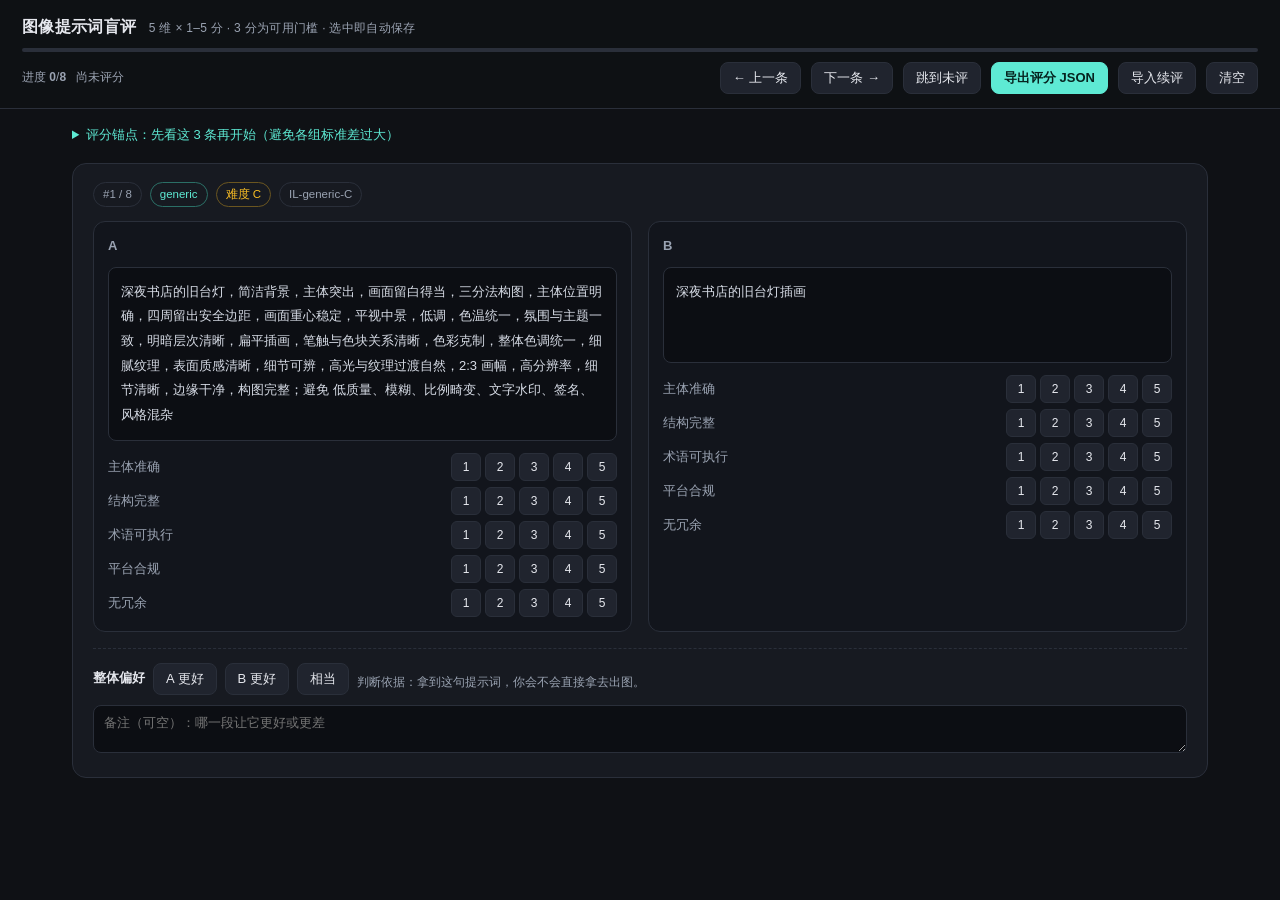
<file: docs/image-prompt/eval/blind-review-round2.html>
<!doctype html>
<html lang="zh-CN"><head><meta charset="utf-8">
<meta name="viewport" content="width=device-width,initial-scale=1">
<title>图像提示词盲评</title>
<style>
:root{--bg:#0f1115;--card:#171a21;--line:#2a2f3a;--text:#e6e8ee;--dim:#9aa3b2;
--accent:#5eead4;--accent2:#818cf8;--warn:#fbbf24;--ok:#34d399}
*{box-sizing:border-box}
body{margin:0;background:var(--bg);color:var(--text);
font:14px/1.6 -apple-system,BlinkMacSystemFont,"Segoe UI","PingFang SC","Microsoft YaHei",sans-serif}
header{position:sticky;top:0;z-index:9;background:rgba(15,17,21,.94);
backdrop-filter:blur(8px);border-bottom:1px solid var(--line);padding:14px 22px}
h1{font-size:16px;margin:0 0 8px;font-weight:600;letter-spacing:.3px}
h1 span{color:var(--dim);font-weight:400;font-size:12px;margin-left:8px}
.bar{height:4px;background:var(--line);border-radius:2px;overflow:hidden}
.bar>i{display:block;height:100%;width:0;background:linear-gradient(90deg,var(--accent),var(--accent2));
transition:width .2s}
.row{display:flex;gap:10px;align-items:center;flex-wrap:wrap;margin-top:10px}
button{background:#20242e;color:var(--text);border:1px solid var(--line);border-radius:8px;
padding:6px 12px;font-size:13px;cursor:pointer;transition:.15s}
button:hover{border-color:var(--accent);color:var(--accent)}
button.primary{background:var(--accent);color:#06231f;border-color:var(--accent);font-weight:600}
.meta{color:var(--dim);font-size:12px}
main{max-width:1180px;margin:0 auto;padding:18px 22px 80px}
details.anchor{max-width:1180px;margin:16px auto 0;padding:0 22px}
details.anchor summary{cursor:pointer;color:var(--accent);font-size:13px}
.anchor-body{display:grid;gap:10px;margin-top:10px}
.anchor-item{background:var(--card);border:1px solid var(--line);border-left:3px solid var(--accent2);
border-radius:8px;padding:10px 14px;font-size:12.5px;color:var(--dim)}
.anchor-item b{color:var(--text);display:block;margin-bottom:4px;font-size:13px}
.anchor-item code{color:#cbd5e1;font-size:12px;line-height:1.7}
.case{background:var(--card);border:1px solid var(--line);border-radius:14px;padding:18px 20px}
.case-head{display:flex;gap:8px;align-items:center;margin-bottom:14px;flex-wrap:wrap}
.chip{font-size:11.5px;padding:2px 9px;border-radius:999px;border:1px solid var(--line);color:var(--dim)}
.chip.p{color:var(--accent);border-color:#2b6f66}
.chip.t{color:var(--warn);border-color:#6b5620}
.grid{display:grid;grid-template-columns:1fr 1fr;gap:16px}
@media(max-width:820px){.grid{grid-template-columns:1fr}}
.pane{border:1px solid var(--line);border-radius:12px;padding:14px;background:#12151c}
.pane h3{margin:0 0 10px;font-size:13px;color:var(--dim);font-weight:600;letter-spacing:.5px}
.text{background:#0c0e13;border:1px solid var(--line);border-radius:8px;padding:12px;
font-size:13px;line-height:1.9;color:#d7dce6;white-space:pre-wrap;word-break:break-word;min-height:96px}
.dims{margin-top:12px;display:grid;gap:6px}
.dim{display:flex;align-items:center;justify-content:space-between;gap:8px}
.dim span{font-size:12.5px;color:var(--dim)}
.sc{display:flex;gap:4px}
.sc button{width:30px;height:28px;padding:0;font-size:12px;border-radius:6px}
.sc button.on{background:var(--accent);color:#06231f;border-color:var(--accent);font-weight:700}
.pref{margin-top:16px;display:flex;gap:8px;align-items:center;flex-wrap:wrap;
border-top:1px dashed var(--line);padding-top:14px}
.pref b{font-size:13px;font-weight:600}
.pref button.on{background:var(--accent2);color:#0b0f2a;border-color:var(--accent2);font-weight:700}
textarea{width:100%;margin-top:10px;background:#0c0e13;border:1px solid var(--line);
border-radius:8px;color:var(--text);padding:8px 10px;font:13px/1.6 inherit;resize:vertical;min-height:38px}
.hint{color:var(--dim);font-size:12px;margin-top:8px}
.done-flag{color:var(--ok);font-size:12px}
</style></head><body>
<header>
  <h1>图像提示词盲评 <span>5 维 × 1–5 分 · 3 分为可用门槛 · 选中即自动保存</span></h1>
  <div class="bar"><i id="bar"></i></div>
  <div class="row">
    <span class="meta">进度 <b id="done">0</b>/<b id="total">0</b></span>
    <span class="meta" id="live"></span>
    <span style="flex:1"></span>
    <button id="prev">← 上一条</button>
    <button id="next">下一条 →</button>
    <button id="jump">跳到未评</button>
    <button id="export" class="primary">导出评分 JSON</button>
    <label><button id="importBtn">导入续评</button>
      <input type="file" id="import" accept="application/json" hidden></label>
    <button id="reset">清空</button>
  </div>
</header>
<details class="anchor"><summary>评分锚点：先看这 3 条再开始（避免各组标准差过大）</summary>
  <div class="anchor-body" id="anchors"></div>
</details>
<main><section class="case" id="case"></section></main>
<script>
const DATA = {"seed": 20261116, "dims": ["主体准确", "结构完整", "术语可执行", "平台合规", "无冗余"], "scale": "1–5 分，3 分为可用门槛", "items": [{"id": "IL-generic-C", "scene": "IL", "platform": "generic", "tier": "C", "A": "深夜书店的旧台灯，简洁背景，主体突出，画面留白得当，三分法构图，主体位置明确，四周留出安全边距，画面重心稳定，平视中景，低调，色温统一，氛围与主题一致，明暗层次清晰，扁平插画，笔触与色块关系清晰，色彩克制，整体色调统一，细腻纹理，表面质感清晰，细节可辨，高光与纹理过渡自然，2:3 画幅，高分辨率，细节清晰，边缘干净，构图完整；避免 低质量、模糊、比例畸变、文字水印、签名、风格混杂", "B": "深夜书店的旧台灯插画", "source": {"A": "system", "B": "raw"}, "preference": null}, {"id": "IL-flux-B", "scene": "IL", "platform": "flux", "tier": "B", "A": "想要那种清爽的插画，主体是屋顶看星星的猫", "B": "屋顶看星星的猫，简洁背景，主体突出，画面留白得当，三分法构图，主体位置明确，四周留出安全边距，画面重心稳定，平视中景，自然光，色温统一，氛围与主题一致，明暗层次清晰，扁平插画，笔触与色块关系清晰，色彩克制，整体色调统一，细腻纹理，表面质感清晰，细节可辨，高光与纹理过渡自然，2:3 画幅，高分辨率，细节清晰，边缘干净，构图完整; avoid 低质量, 模糊, 比例畸变, 文字水印, 多余肢体, 面部崩坏, 扭曲手部, 签名, 风格混杂", "source": {"A": "raw", "B": "system"}, "preference": null}, {"id": "IL-sdxl-A", "scene": "IL", "platform": "sdxl", "tier": "A", "A": "帮我做一张屋顶看星星的猫的插画", "B": "屋顶看星星的猫，简洁背景，主体突出，画面留白得当，三分法构图，主体位置明确，四周留出安全边距，画面重心稳定，平视中景，柔光，色温统一，氛围与主题一致，明暗层次清晰，扁平插画，笔触与色块关系清晰，色彩克制，整体色调统一，细腻纹理，表面质感清晰，细节可辨，高光与纹理过渡自然，2:3 画幅，高分辨率，细节清晰，边缘干净，构图完整\n\nnegative: 低质量, 模糊, 比例畸变, 文字水印, 多余肢体, 面部崩坏, 扭曲手部, 签名, 风格混杂", "source": {"A": "raw", "B": "system"}, "preference": null}, {"id": "AV-generic-B", "scene": "AV", "platform": "generic", "tier": "B", "A": "想要那种燃一点的头像，主体是扎马尾的插画师", "B": "扎马尾的插画师，浅灰纯色背景，背景干净无渐变噪声，中心构图，主体居中，边缘干净，四周不切边，平视近景，硬光，光线方向明确，阴影有层次，高光不溢出、暗部保留细节，扁平插画，笔触与色块关系清晰，色彩克制，整体色调统一，1:1 画幅，高分辨率，细节清晰，边缘干净，构图完整；避免 低质量、模糊、比例畸变、文字水印、多余肢体、面部崩坏、扭曲手部", "source": {"A": "raw", "B": "system"}, "preference": null}, {"id": "AV-mj-C", "scene": "AV", "platform": "mj", "tier": "C", "A": "戴耳机的年轻程序员头像", "B": "戴耳机的年轻程序员，浅灰纯色背景，背景干净无渐变噪声，中心构图，主体居中，边缘干净，四周不切边，平视近景，蝴蝶光，光线方向明确，阴影有层次，高光不溢出、暗部保留细节，扁平插画，笔触与色块关系清晰，色彩克制，整体色调统一，1:1 画幅，高分辨率，细节清晰，边缘干净，构图完整 --ar 1:1 --v 6 --style raw --no 低质量, 模糊, 比例畸变, 文字水印, 多余肢体, 面部崩坏, 扭曲手部", "source": {"A": "raw", "B": "system"}, "preference": null}, {"id": "AV-flux-A", "scene": "AV", "platform": "flux", "tier": "A", "A": "虚拟主播形象，浅灰纯色背景，背景干净无渐变噪声，中心构图，主体居中，边缘干净，四周不切边，平视近景，蝴蝶光，光线方向明确，阴影有层次，高光不溢出、暗部保留细节，扁平插画，笔触与色块关系清晰，色彩克制，整体色调统一，1:1 画幅，高分辨率，细节清晰，边缘干净，构图完整; avoid 低质量, 模糊, 比例畸变, 文字水印, 多余肢体, 面部崩坏, 扭曲手部", "B": "帮我做一张虚拟主播形象的头像", "source": {"A": "system", "B": "raw"}, "preference": null}, {"id": "AV-flux-E", "scene": "AV", "platform": "flux", "tier": "E", "A": "做一张头像，浅灰纯色背景，背景干净无渐变噪声，中心构图，主体居中，边缘干净，四周不切边，平视近景，蝴蝶光，光线方向明确，阴影有层次，高光不溢出、暗部保留细节，赛博朋克，质感真实，色彩克制，整体色调统一，1:1 画幅，高分辨率，细节清晰，边缘干净，构图完整; avoid 低质量, 模糊, 比例畸变, 文字水印, 多余肢体, 面部崩坏, 扭曲手部", "B": "做一张头像，戴耳机的年轻程序员，赛博朋克风格，又要有水墨的留白，但不要出现文字和水印", "source": {"A": "system", "B": "raw"}, "preference": null}, {"id": "AV-sdxl-D", "scene": "AV", "platform": "sdxl", "tier": "D", "A": "戴耳机的年轻程序员，浅灰纯色背景，背景干净无渐变噪声，中心构图，主体居中，边缘干净，四周不切边，平视近景，体积光，光线方向明确，阴影有层次，高光不溢出、暗部保留细节，扁平插画，笔触与色块关系清晰，色彩克制，整体色调统一，1:1 画幅，高分辨率，细节清晰，边缘干净，构图完整\n\nnegative: 低质量, 模糊, 比例畸变, 文字水印, 多余肢体, 面部崩坏, 扭曲手部", "B": "做一张头像，画面是戴耳机的年轻程序员，浅景深背景虚化，体积光与雾气，留出文案区，整体要治愈", "source": {"A": "system", "B": "raw"}, "preference": null}], "subset": 8};
const ANCHORS = [["MK-01 · 4 分样板", "海边露天咖啡店，木质桌椅与遮阳伞，午后沙滩与浅蓝海面，右侧留出文案区，三分法构图，平视中景，黄金时刻暖阳与柔和侧逆光，生活方式商业摄影，原木与亚麻材质，玻璃杯水珠细节，16:9 横版，高分辨率，细节清晰；避免低质量、模糊、文字水印、logo、比例畸变、杂乱背景、主体裁切", "八段齐全、留白明确，没有废话；扣分点在「生活方式商业摄影」略虚。"], ["EC-02 · 3 分样板", "一副白色无线耳机与充电盒，悬浮在半空，浅灰渐变背景，中心构图，平视近景，冷调柔光加轻微投影，极简科技产品摄影，哑光塑料与金属触点，细腻磨砂纹理，1:1 方形，高分辨率，干净背景；避免低质量、模糊、文字、水印、logo、杂乱背景、比例畸变", "维度够用但不惊艳，中规中矩——可用门槛的样子。"], ["CD-07 · 5 分样板", "1990 年代中国小城老街的夏日傍晚，一位刚下班的年轻人骑自行车穿过街道，两侧低矮店铺与梧桐树，远处工厂烟囱，斜阳形成长影，三分法构图，平视远景，暖色黄昏侧逆光，复古纪实电影感，褪色胶片色彩与墙面斑驳，保留清晰细节，21:9 宽幅，高分辨率；避免低质量、模糊、文字、水印、logo、比例畸变、现代建筑、过曝、风格混杂", "长需求被压成场景 + 人物 + 光线 + 年代质感；用「保留清晰细节」抵消「老照片发糊」。"]];
const KEY = 'image-blind-' + DATA.seed;
let state = {};
try { state = JSON.parse(localStorage.getItem(KEY) || '{}'); } catch (e) { state = {}; }
let idx = 0;

document.getElementById('anchors').innerHTML = ANCHORS.map(a =>
  `<div class="anchor-item"><b>${a[0]}</b><code>${a[1]}</code><div style="margin-top:6px">${a[2]}</div></div>`
).join('');
document.getElementById('total').textContent = DATA.items.length;

function blank() { const o = {}; DATA.dims.forEach(d => o[d] = 0); return o; }
function get(id) {
  if (!state[id]) state[id] = { A: blank(), B: blank(), preference: '', note: '' };
  return state[id];
}
function save() { localStorage.setItem(KEY, JSON.stringify(state)); }

function isDone(item) {
  const s = get(item.id);
  return DATA.dims.every(d => s.A[d] && s.B[d]) && !!s.preference;
}

function scoreButtons(side, dim, current) {
  let html = '<div class="sc">';
  for (let n = 1; n <= 5; n++) {
    html += `<button class="${current === n ? 'on' : ''}" data-side="${side}" data-dim="${dim}" data-v="${n}">${n}</button>`;
  }
  return html + '</div>';
}

function render() {
  const item = DATA.items[idx];
  const s = get(item.id);
  const dims = DATA.dims.map(d =>
    `<div class="dim"><span>${d}</span>${scoreButtons('A', d, s.A[d])}</div>`).join('');
  const dimsB = DATA.dims.map(d =>
    `<div class="dim"><span>${d}</span>${scoreButtons('B', d, s.B[d])}</div>`).join('');
  const pref = ['A', 'B', 'tie'].map(p => {
    const label = p === 'tie' ? '相当' : (p + ' 更好');
    return `<button class="${s.preference === p ? 'on' : ''}" data-pref="${p}">${label}</button>`;
  }).join('');
  document.getElementById('case').innerHTML = `
    <div class="case-head">
      <span class="chip">#${idx + 1} / ${DATA.items.length}</span>
      <span class="chip p">${item.platform}</span>
      <span class="chip t">难度 ${item.tier}</span>
      <span class="chip">${item.id}</span>
      ${isDone(item) ? '<span class="done-flag">已评</span>' : ''}
    </div>
    <div class="grid">
      <div class="pane"><h3>A</h3><div class="text">${item.A}</div><div class="dims">${dims}</div></div>
      <div class="pane"><h3>B</h3><div class="text">${item.B}</div><div class="dims">${dimsB}</div></div>
    </div>
    <div class="pref"><b>整体偏好</b>${pref}
      <span class="hint">判断依据：拿到这句提示词，你会不会直接拿去出图。</span></div>
    <textarea id="note" placeholder="备注（可空）：哪一段让它更好或更差">${s.note || ''}</textarea>`;
  document.getElementById('case').querySelectorAll('.sc button').forEach(b => {
    b.onclick = () => {
      get(item.id)[b.dataset.side][b.dataset.dim] = Number(b.dataset.v);
      save(); render();
    };
  });
  document.getElementById('case').querySelectorAll('[data-pref]').forEach(b => {
    b.onclick = () => { get(item.id).preference = b.dataset.pref; save(); render(); };
  });
  document.getElementById('note').oninput = (e) => { get(item.id).note = e.target.value; save(); };
  updateStats();
}

function updateStats() {
  const done = DATA.items.filter(isDone).length;
  document.getElementById('done').textContent = done;
  document.getElementById('bar').style.width = (done / DATA.items.length * 100) + '%';
  const side = (name) => {
    const vals = [];
    DATA.items.forEach(item => {
      const s = get(item.id);
      DATA.dims.forEach(d => { if (s[name][d]) vals.push(s[name][d]); });
    });
    return vals.length ? (vals.reduce((a, b) => a + b, 0) / vals.length) : 0;
  };
  const a = side('A'), b = side('B');
  document.getElementById('live').textContent = done
    ? `A 均分 ${a.toFixed(2)} · B 均分 ${b.toFixed(2)}` : '尚未评分';
}

document.getElementById('prev').onclick = () => { idx = (idx - 1 + DATA.items.length) % DATA.items.length; render(); };
document.getElementById('next').onclick = () => { idx = (idx + 1) % DATA.items.length; render(); };
document.getElementById('jump').onclick = () => {
  const found = DATA.items.findIndex(i => !isDone(i));
  if (found >= 0) { idx = found; render(); } else { alert('全部评完了，记得导出 JSON'); }
};
document.getElementById('reset').onclick = () => {
  if (confirm('清空本机全部评分？此操作不可撤销。')) { state = {}; save(); render(); }
};
document.getElementById('export').onclick = () => {
  const payload = { seed: DATA.seed, dims: DATA.dims,
    reviewer: prompt('留个名字或代号（可空）') || '',
    finished: new Date().toISOString(),
    items: DATA.items.map(item => {
      const s = get(item.id);
      return { id: item.id, platform: item.platform, tier: item.tier,
               A: item.A, B: item.B, scores: { A: s.A, B: s.B },
               preference: s.preference, note: s.note || '', source: item.source };
    }) };
  const blob = new Blob([JSON.stringify(payload, null, 2)], { type: 'application/json' });
  const a = document.createElement('a');
  a.href = URL.createObjectURL(blob);
  a.download = 'blind-scores.json';
  a.click(); URL.revokeObjectURL(a.href);
};
document.getElementById('importBtn').onclick = () => document.getElementById('import').click();
document.getElementById('import').onchange = (e) => {
  const file = e.target.files[0];
  if (!file) return;
  const reader = new FileReader();
  reader.onload = () => {
    try {
      const data = JSON.parse(reader.result);
      data.items.forEach(it => {
        const scores = it.scores || { A: it.A, B: it.B };
        state[it.id] = { A: scores.A, B: scores.B, preference: it.preference, note: it.note };
      });
      save(); render(); alert('已导入 ' + data.items.length + ' 条');
    } catch (err) { alert('导入失败：' + err.message); }
  };
  reader.readAsText(file);
};
document.addEventListener('keydown', (e) => {
  if (e.target.tagName === 'TEXTAREA') return;
  if (e.key === 'ArrowLeft') document.getElementById('prev').click();
  if (e.key === 'ArrowRight') document.getElementById('next').click();
});
render();
</script></body></html>
</file>
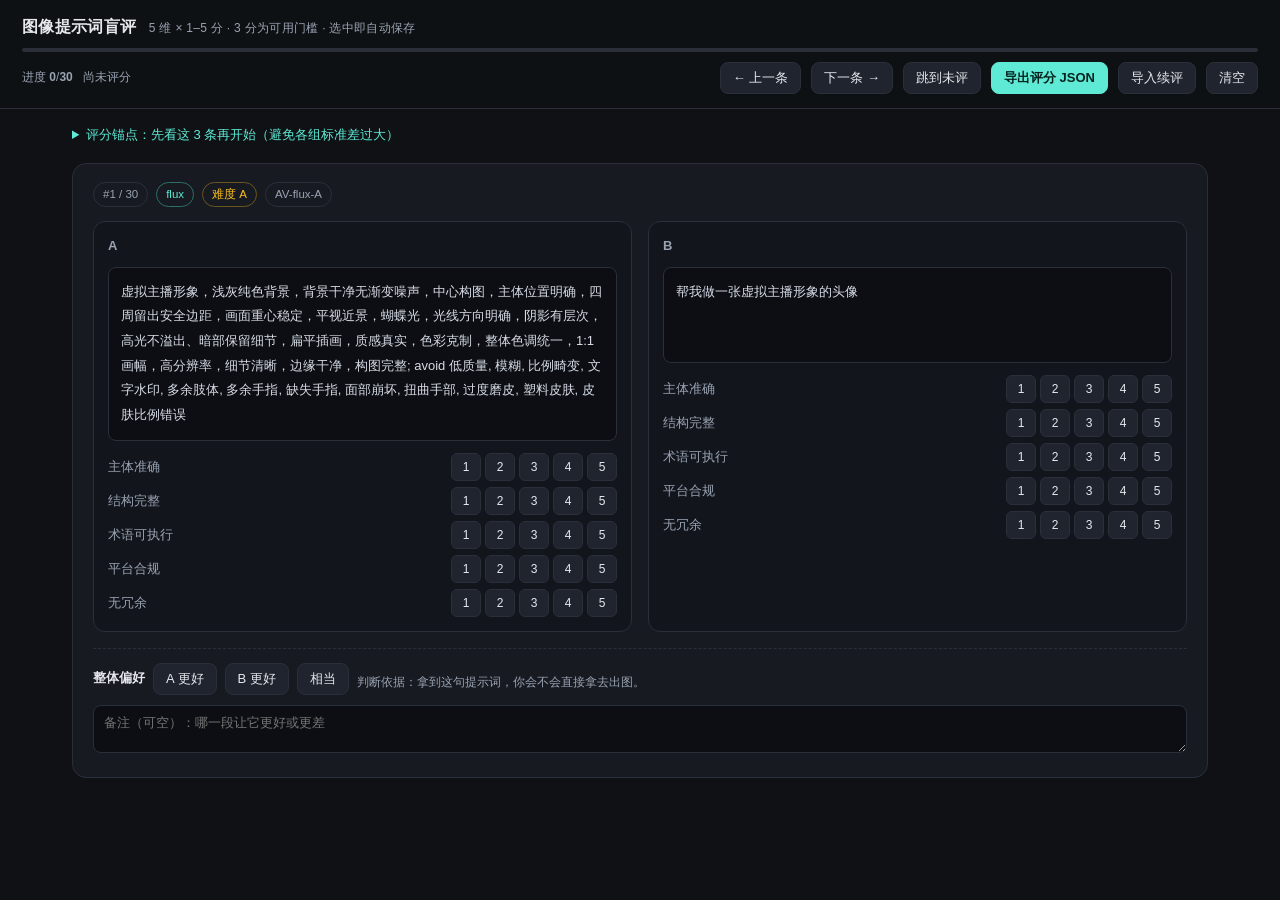
<file: docs/image-prompt/eval/blind-review.html>
<!doctype html>
<html lang="zh-CN"><head><meta charset="utf-8">
<meta name="viewport" content="width=device-width,initial-scale=1">
<title>图像提示词盲评</title>
<style>
:root{--bg:#0f1115;--card:#171a21;--line:#2a2f3a;--text:#e6e8ee;--dim:#9aa3b2;
--accent:#5eead4;--accent2:#818cf8;--warn:#fbbf24;--ok:#34d399}
*{box-sizing:border-box}
body{margin:0;background:var(--bg);color:var(--text);
font:14px/1.6 -apple-system,BlinkMacSystemFont,"Segoe UI","PingFang SC","Microsoft YaHei",sans-serif}
header{position:sticky;top:0;z-index:9;background:rgba(15,17,21,.94);
backdrop-filter:blur(8px);border-bottom:1px solid var(--line);padding:14px 22px}
h1{font-size:16px;margin:0 0 8px;font-weight:600;letter-spacing:.3px}
h1 span{color:var(--dim);font-weight:400;font-size:12px;margin-left:8px}
.bar{height:4px;background:var(--line);border-radius:2px;overflow:hidden}
.bar>i{display:block;height:100%;width:0;background:linear-gradient(90deg,var(--accent),var(--accent2));
transition:width .2s}
.row{display:flex;gap:10px;align-items:center;flex-wrap:wrap;margin-top:10px}
button{background:#20242e;color:var(--text);border:1px solid var(--line);border-radius:8px;
padding:6px 12px;font-size:13px;cursor:pointer;transition:.15s}
button:hover{border-color:var(--accent);color:var(--accent)}
button.primary{background:var(--accent);color:#06231f;border-color:var(--accent);font-weight:600}
.meta{color:var(--dim);font-size:12px}
main{max-width:1180px;margin:0 auto;padding:18px 22px 80px}
details.anchor{max-width:1180px;margin:16px auto 0;padding:0 22px}
details.anchor summary{cursor:pointer;color:var(--accent);font-size:13px}
.anchor-body{display:grid;gap:10px;margin-top:10px}
.anchor-item{background:var(--card);border:1px solid var(--line);border-left:3px solid var(--accent2);
border-radius:8px;padding:10px 14px;font-size:12.5px;color:var(--dim)}
.anchor-item b{color:var(--text);display:block;margin-bottom:4px;font-size:13px}
.anchor-item code{color:#cbd5e1;font-size:12px;line-height:1.7}
.case{background:var(--card);border:1px solid var(--line);border-radius:14px;padding:18px 20px}
.case-head{display:flex;gap:8px;align-items:center;margin-bottom:14px;flex-wrap:wrap}
.chip{font-size:11.5px;padding:2px 9px;border-radius:999px;border:1px solid var(--line);color:var(--dim)}
.chip.p{color:var(--accent);border-color:#2b6f66}
.chip.t{color:var(--warn);border-color:#6b5620}
.grid{display:grid;grid-template-columns:1fr 1fr;gap:16px}
@media(max-width:820px){.grid{grid-template-columns:1fr}}
.pane{border:1px solid var(--line);border-radius:12px;padding:14px;background:#12151c}
.pane h3{margin:0 0 10px;font-size:13px;color:var(--dim);font-weight:600;letter-spacing:.5px}
.text{background:#0c0e13;border:1px solid var(--line);border-radius:8px;padding:12px;
font-size:13px;line-height:1.9;color:#d7dce6;white-space:pre-wrap;word-break:break-word;min-height:96px}
.dims{margin-top:12px;display:grid;gap:6px}
.dim{display:flex;align-items:center;justify-content:space-between;gap:8px}
.dim span{font-size:12.5px;color:var(--dim)}
.sc{display:flex;gap:4px}
.sc button{width:30px;height:28px;padding:0;font-size:12px;border-radius:6px}
.sc button.on{background:var(--accent);color:#06231f;border-color:var(--accent);font-weight:700}
.pref{margin-top:16px;display:flex;gap:8px;align-items:center;flex-wrap:wrap;
border-top:1px dashed var(--line);padding-top:14px}
.pref b{font-size:13px;font-weight:600}
.pref button.on{background:var(--accent2);color:#0b0f2a;border-color:var(--accent2);font-weight:700}
textarea{width:100%;margin-top:10px;background:#0c0e13;border:1px solid var(--line);
border-radius:8px;color:var(--text);padding:8px 10px;font:13px/1.6 inherit;resize:vertical;min-height:38px}
.hint{color:var(--dim);font-size:12px;margin-top:8px}
.done-flag{color:var(--ok);font-size:12px}
</style></head><body>
<header>
  <h1>图像提示词盲评 <span>5 维 × 1–5 分 · 3 分为可用门槛 · 选中即自动保存</span></h1>
  <div class="bar"><i id="bar"></i></div>
  <div class="row">
    <span class="meta">进度 <b id="done">0</b>/<b id="total">0</b></span>
    <span class="meta" id="live"></span>
    <span style="flex:1"></span>
    <button id="prev">← 上一条</button>
    <button id="next">下一条 →</button>
    <button id="jump">跳到未评</button>
    <button id="export" class="primary">导出评分 JSON</button>
    <label><button id="importBtn">导入续评</button>
      <input type="file" id="import" accept="application/json" hidden></label>
    <button id="reset">清空</button>
  </div>
</header>
<details class="anchor"><summary>评分锚点：先看这 3 条再开始（避免各组标准差过大）</summary>
  <div class="anchor-body" id="anchors"></div>
</details>
<main><section class="case" id="case"></section></main>
<script>
const DATA = {"seed": 20261116, "dims": ["主体准确", "结构完整", "术语可执行", "平台合规", "无冗余"], "scale": "1–5 分，3 分为可用门槛", "items": [{"id": "AV-flux-A", "scene": "AV", "platform": "flux", "tier": "A", "A": "虚拟主播形象，浅灰纯色背景，背景干净无渐变噪声，中心构图，主体位置明确，四周留出安全边距，画面重心稳定，平视近景，蝴蝶光，光线方向明确，阴影有层次，高光不溢出、暗部保留细节，扁平插画，质感真实，色彩克制，整体色调统一，1:1 画幅，高分辨率，细节清晰，边缘干净，构图完整; avoid 低质量, 模糊, 比例畸变, 文字水印, 多余肢体, 多余手指, 缺失手指, 面部崩坏, 扭曲手部, 过度磨皮, 塑料皮肤, 皮肤比例错误", "B": "帮我做一张虚拟主播形象的头像", "source": {"A": "system", "B": "raw"}, "preference": null}, {"id": "AV-generic-B", "scene": "AV", "platform": "generic", "tier": "B", "A": "想要那种燃一点的头像，主体是扎马尾的插画师", "B": "扎马尾的插画师，浅灰纯色背景，背景干净无渐变噪声，中心构图，主体位置明确，四周留出安全边距，画面重心稳定，平视近景，硬光，光线方向明确，阴影有层次，高光不溢出、暗部保留细节，扁平插画，质感真实，色彩克制，整体色调统一，1:1 画幅，高分辨率，细节清晰，边缘干净，构图完整；避免 低质量、模糊、比例畸变、文字水印、多余肢体、多余手指、缺失手指、面部崩坏、扭曲手部、过度磨皮、塑料皮肤、皮肤比例错误", "source": {"A": "raw", "B": "system"}, "preference": null}, {"id": "AV-mj-C", "scene": "AV", "platform": "mj", "tier": "C", "A": "戴耳机的年轻程序员头像", "B": "戴耳机的年轻程序员，浅灰纯色背景，背景干净无渐变噪声，中心构图，主体位置明确，四周留出安全边距，画面重心稳定，平视近景，蝴蝶光，光线方向明确，阴影有层次，高光不溢出、暗部保留细节，扁平插画，质感真实，色彩克制，整体色调统一，1:1 画幅，高分辨率，细节清晰，边缘干净，构图完整 --ar 1:1 --v 6 --style raw --no 低质量, 模糊, 比例畸变, 文字水印, 多余肢体, 多余手指, 缺失手指, 面部崩坏, 扭曲手部, 过度磨皮, 塑料皮肤, 皮肤比例错误", "source": {"A": "raw", "B": "system"}, "preference": null}, {"id": "AV-sdxl-D", "scene": "AV", "platform": "sdxl", "tier": "D", "A": "戴耳机的年轻程序员，浅灰纯色背景，背景干净无渐变噪声，浅景深，主体位置明确，四周留出安全边距，画面重心稳定，平视近景，体积光，光线方向明确，阴影有层次，高光不溢出、暗部保留细节，扁平插画，质感真实，色彩克制，整体色调统一，1:1 画幅，高分辨率，细节清晰，边缘干净，构图完整\n\nnegative: 低质量, 模糊, 比例畸变, 文字水印, 多余肢体, 多余手指, 缺失手指, 面部崩坏, 扭曲手部, 过度磨皮, 塑料皮肤, 皮肤比例错误", "B": "做一张头像，画面是戴耳机的年轻程序员，浅景深背景虚化，体积光与雾气，留出文案区，整体要治愈", "source": {"A": "system", "B": "raw"}, "preference": null}, {"id": "AV-flux-E", "scene": "AV", "platform": "flux", "tier": "E", "A": "做一张头像，浅灰纯色背景，背景干净无渐变噪声，中心构图，主体位置明确，四周留出安全边距，画面重心稳定，平视近景，蝴蝶光，光线方向明确，阴影有层次，高光不溢出、暗部保留细节，赛博朋克，质感真实，色彩克制，整体色调统一，1:1 画幅，高分辨率，细节清晰，边缘干净，构图完整; avoid 低质量, 模糊, 比例畸变, 文字水印, 多余肢体, 多余手指, 缺失手指, 面部崩坏, 扭曲手部, 过度磨皮, 塑料皮肤, 皮肤比例错误", "B": "做一张头像，戴耳机的年轻程序员，赛博朋克风格，又要有水墨的留白，但不要出现文字和水印", "source": {"A": "system", "B": "raw"}, "preference": null}, {"id": "CD-generic-A", "scene": "CD", "platform": "generic", "tier": "A", "A": "赛博朋克雨夜街道，环境细节丰富的实景空间，前中后景分出层次，引导线构图，主体位置明确，四周留出安全边距，画面重心稳定，平视远景，低调，光比控制得当，暗部保留细节，光源方向可辨，赛博朋克，质感真实，色彩克制，整体色调统一，细腻纹理，表面质感清晰，细节可辨，高光与纹理过渡自然，21:9 画幅，高分辨率，细节清晰，边缘干净，构图完整；避免 低质量、模糊、比例畸变、文字水印、现代元素、风格混杂", "B": "帮我做一张赛博朋克雨夜街道的概念图", "source": {"A": "system", "B": "raw"}, "preference": null}, {"id": "CD-mj-B", "scene": "CD", "platform": "mj", "tier": "B", "A": "1990 年代小城老街，环境细节丰富的实景空间，前中后景分出层次，引导线构图，主体位置明确，四周留出安全边距，画面重心稳定，平视远景，柔光，光比控制得当，暗部保留细节，光源方向可辨，电影感，质感真实，色彩克制，整体色调统一，细腻纹理，表面质感清晰，细节可辨，高光与纹理过渡自然，21:9 画幅，高分辨率，细节清晰，边缘干净，构图完整 --ar 21:9 --v 6 --style raw --no 低质量, 模糊, 比例畸变, 文字水印, 现代元素, 风格混杂", "B": "想要那种温柔的概念图，主体是1990 年代小城老街", "source": {"A": "system", "B": "raw"}, "preference": null}, {"id": "CD-sdxl-C", "scene": "CD", "platform": "sdxl", "tier": "C", "A": "1990 年代小城老街概念图", "B": "1990 年代小城老街，环境细节丰富的实景空间，前中后景分出层次，引导线构图，主体位置明确，四周留出安全边距，画面重心稳定，平视远景，低调，光比控制得当，暗部保留细节，光源方向可辨，电影感，质感真实，色彩克制，整体色调统一，细腻纹理，表面质感清晰，细节可辨，高光与纹理过渡自然，21:9 画幅，高分辨率，细节清晰，边缘干净，构图完整\n\nnegative: 低质量, 模糊, 比例畸变, 文字水印, 现代元素, 风格混杂", "source": {"A": "raw", "B": "system"}, "preference": null}, {"id": "CD-flux-D", "scene": "CD", "platform": "flux", "tier": "D", "A": "做一张概念图，画面是1990 年代小城老街，金属拉丝质感，三分法构图，留出文案区，整体要燃", "B": "1990 年代小城老街，环境细节丰富的实景空间，前中后景分出层次，三分法构图，主体位置明确，四周留出安全边距，画面重心稳定，平视远景，硬光，光比控制得当，暗部保留细节，光源方向可辨，电影感，质感真实，色彩克制，整体色调统一，金属拉丝，表面质感清晰，细节可辨，高光与纹理过渡自然，21:9 画幅，高分辨率，细节清晰，边缘干净，构图完整; avoid 低质量, 模糊, 比例畸变, 文字水印, 现代元素, 风格混杂", "source": {"A": "raw", "B": "system"}, "preference": null}, {"id": "CD-generic-E", "scene": "CD", "platform": "generic", "tier": "E", "A": "做一张概念图，环境细节丰富的实景空间，前中后景分出层次，极简构图，主体位置明确，四周留出安全边距，画面重心稳定，平视远景，低调，光比控制得当，暗部保留细节，光源方向可辨，极简主义，质感真实，色彩克制，整体色调统一，细腻纹理，表面质感清晰，细节可辨，高光与纹理过渡自然，21:9 画幅，高分辨率，细节清晰，边缘干净，构图完整；避免 低质量、模糊、比例畸变、文字水印、现代元素、风格混杂", "B": "做一张概念图，深海探测器舱内，极简构图，但画面要满版铺满，但不要出现文字和水印", "source": {"A": "system", "B": "raw"}, "preference": null}, {"id": "EC-mj-A", "scene": "EC", "platform": "mj", "tier": "A", "A": "帮我做一张磨砂玻璃香水瓶的主图", "B": "磨砂玻璃香水瓶，纯白无缝背景，无杂物，主体完整入画，中心构图，主体居中，边缘干净无裁切，倒影与投影自然，平视特写，影棚布光，布光均匀，产品轮廓清晰，高光柔和不过曝，商业产品摄影，质感真实，色彩克制，整体色调统一，磨砂玻璃，表面质感清晰，细节可辨，高光与纹理过渡自然，1:1 画幅，高分辨率，细节清晰，边缘干净，构图完整 --ar 1:1 --v 6 --style raw --no 低质量, 模糊, 比例畸变, 文字水印, 过曝, 主体裁切", "source": {"A": "raw", "B": "system"}, "preference": null}, {"id": "EC-sdxl-B", "scene": "EC", "platform": "sdxl", "tier": "B", "A": "磨砂玻璃香水瓶，纯白无缝背景，无杂物，主体完整入画，中心构图，主体居中，边缘干净无裁切，倒影与投影自然，平视特写，影棚布光，布光均匀，产品轮廓清晰，高光柔和不过曝，复古海报，质感真实，色彩克制，整体色调统一，磨砂玻璃，表面质感清晰，细节可辨，高光与纹理过渡自然，1:1 画幅，高分辨率，细节清晰，边缘干净，构图完整\n\nnegative: 低质量, 模糊, 比例畸变, 文字水印, 过曝, 主体裁切", "B": "想要那种复古的主图，主体是磨砂玻璃香水瓶", "source": {"A": "system", "B": "raw"}, "preference": null}, {"id": "EC-flux-C", "scene": "EC", "platform": "flux", "tier": "C", "A": "磨砂玻璃香水瓶，纯白无缝背景，无杂物，主体完整入画，中心构图，主体居中，边缘干净无裁切，倒影与投影自然，平视特写，影棚布光，布光均匀，产品轮廓清晰，高光柔和不过曝，商业产品摄影，质感真实，色彩克制，整体色调统一，磨砂玻璃，表面质感清晰，细节可辨，高光与纹理过渡自然，1:1 画幅，高分辨率，细节清晰，边缘干净，构图完整; avoid 低质量, 模糊, 比例畸变, 文字水印, 过曝, 主体裁切", "B": "磨砂玻璃香水瓶主图", "source": {"A": "system", "B": "raw"}, "preference": null}, {"id": "EC-generic-D", "scene": "EC", "platform": "generic", "tier": "D", "A": "做一张主图，画面是不锈钢保温杯，体积光与雾气，金属拉丝质感，留出文案区，整体要压迫感", "B": "不锈钢保温杯，纯白无缝背景，无杂物，主体完整入画，中心构图，主体居中，边缘干净无裁切，倒影与投影自然，平视特写，体积光，布光均匀，产品轮廓清晰，高光柔和不过曝，商业产品摄影，质感真实，色彩克制，整体色调统一，金属拉丝，表面质感清晰，细节可辨，高光与纹理过渡自然，1:1 画幅，高分辨率，细节清晰，边缘干净，构图完整；避免 低质量、模糊、比例畸变、文字水印、过曝、主体裁切", "source": {"A": "raw", "B": "system"}, "preference": null}, {"id": "EC-mj-E", "scene": "EC", "platform": "mj", "tier": "E", "A": "做一张主图，无线蓝牙耳机，硬光直打，同时保持柔光，但不要出现文字和水印", "B": "做一张主图，纯白无缝背景，无杂物，主体完整入画，中心构图，主体居中，边缘干净无裁切，倒影与投影自然，平视特写，柔光，布光均匀，产品轮廓清晰，高光柔和不过曝，商业产品摄影，质感真实，色彩克制，整体色调统一，哑光，表面质感清晰，细节可辨，高光与纹理过渡自然，1:1 画幅，高分辨率，细节清晰，边缘干净，构图完整 --ar 1:1 --v 6 --style raw --no 低质量, 模糊, 比例畸变, 文字水印, 过曝, 主体裁切", "source": {"A": "raw", "B": "system"}, "preference": null}, {"id": "IL-sdxl-A", "scene": "IL", "platform": "sdxl", "tier": "A", "A": "帮我做一张屋顶看星星的猫的插画", "B": "屋顶看星星的猫，简洁背景，主体突出，画面留白得当，三分法构图，主体位置明确，四周留出安全边距，画面重心稳定，平视中景，柔光，色温统一，氛围与主题一致，明暗层次清晰，扁平插画，质感真实，色彩克制，整体色调统一，细腻纹理，表面质感清晰，细节可辨，高光与纹理过渡自然，2:3 画幅，高分辨率，细节清晰，边缘干净，构图完整\n\nnegative: 低质量, 模糊, 比例畸变, 文字水印, 多余肢体, 多余手指, 缺失手指, 面部崩坏, 扭曲手部, 过度磨皮, 塑料皮肤, 皮肤比例错误, 签名, 风格混杂", "source": {"A": "raw", "B": "system"}, "preference": null}, {"id": "IL-flux-B", "scene": "IL", "platform": "flux", "tier": "B", "A": "想要那种清爽的插画，主体是屋顶看星星的猫", "B": "屋顶看星星的猫，简洁背景，主体突出，画面留白得当，三分法构图，主体位置明确，四周留出安全边距，画面重心稳定，平视中景，自然光，色温统一，氛围与主题一致，明暗层次清晰，扁平插画，质感真实，色彩克制，整体色调统一，细腻纹理，表面质感清晰，细节可辨，高光与纹理过渡自然，2:3 画幅，高分辨率，细节清晰，边缘干净，构图完整; avoid 低质量, 模糊, 比例畸变, 文字水印, 多余肢体, 多余手指, 缺失手指, 面部崩坏, 扭曲手部, 过度磨皮, 塑料皮肤, 皮肤比例错误, 签名, 风格混杂", "source": {"A": "raw", "B": "system"}, "preference": null}, {"id": "IL-generic-C", "scene": "IL", "platform": "generic", "tier": "C", "A": "深夜书店的旧台灯，简洁背景，主体突出，画面留白得当，三分法构图，主体位置明确，四周留出安全边距，画面重心稳定，平视中景，低调，色温统一，氛围与主题一致，明暗层次清晰，扁平插画，质感真实，色彩克制，整体色调统一，细腻纹理，表面质感清晰，细节可辨，高光与纹理过渡自然，2:3 画幅，高分辨率，细节清晰，边缘干净，构图完整；避免 低质量、模糊、比例畸变、文字水印、签名、风格混杂", "B": "深夜书店的旧台灯插画", "source": {"A": "system", "B": "raw"}, "preference": null}, {"id": "IL-mj-D", "scene": "IL", "platform": "mj", "tier": "D", "A": "森林里的小狐狸，简洁背景，主体突出，画面留白得当，浅景深，主体位置明确，四周留出安全边距，画面重心稳定，平视中景，柔光，色温统一，氛围与主题一致，明暗层次清晰，极简主义，质感真实，色彩克制，整体色调统一，细腻纹理，表面质感清晰，细节可辨，高光与纹理过渡自然，2:3 画幅，高分辨率，细节清晰，边缘干净，构图完整 --ar 2:3 --v 6 --style raw --no 低质量, 模糊, 比例畸变, 文字水印, 签名, 风格混杂", "B": "做一张插画，画面是森林里的小狐狸，青橙色调，浅景深背景虚化，留出文案区，整体要高级感", "source": {"A": "system", "B": "raw"}, "preference": null}, {"id": "IL-sdxl-E", "scene": "IL", "platform": "sdxl", "tier": "E", "A": "做一张插画，森林里的小狐狸，极简构图，但画面要满版铺满，但不要出现文字和水印", "B": "做一张插画，简洁背景，主体突出，画面留白得当，极简构图，主体位置明确，四周留出安全边距，画面重心稳定，平视中景，柔光，色温统一，氛围与主题一致，明暗层次清晰，极简主义，质感真实，色彩克制，整体色调统一，细腻纹理，表面质感清晰，细节可辨，高光与纹理过渡自然，2:3 画幅，高分辨率，细节清晰，边缘干净，构图完整\n\nnegative: 低质量, 模糊, 比例畸变, 文字水印, 签名, 风格混杂", "source": {"A": "raw", "B": "system"}, "preference": null}, {"id": "MK-flux-A", "scene": "MK", "platform": "flux", "tier": "A", "A": "健身房开业现场，户外自然场景，背景层次清晰，不抢主体，中景范围内无干扰元素，三分法构图，主体落在视觉焦点，另一侧留出约三分之一版面的文案区，前景不遮挡主体，平视中景，自然光，暖色温，光影过渡自然，主体与背景分离，曝光准确，写实摄影，质感真实，色彩克制，整体色调统一，16:9 画幅，高分辨率，细节清晰，边缘干净，构图完整; avoid 低质量, 模糊, 比例畸变, 文字水印, 主体裁切", "B": "帮我做一张健身房开业现场的宣传图", "source": {"A": "system", "B": "raw"}, "preference": null}, {"id": "MK-generic-B", "scene": "MK", "platform": "generic", "tier": "B", "A": "想要那种燃一点的宣传图，主体是秋日露营帐篷营地", "B": "秋日露营帐篷营地，户外自然场景，背景层次清晰，不抢主体，中景范围内无干扰元素，三分法构图，主体落在视觉焦点，另一侧留出约三分之一版面的文案区，前景不遮挡主体，平视中景，硬光，暖色温，光影过渡自然，主体与背景分离，曝光准确，写实摄影，质感真实，色彩克制，整体色调统一，16:9 画幅，高分辨率，细节清晰，边缘干净，构图完整；避免 低质量、模糊、比例畸变、文字水印、主体裁切", "source": {"A": "raw", "B": "system"}, "preference": null}, {"id": "MK-mj-C", "scene": "MK", "platform": "mj", "tier": "C", "A": "夏天海边咖啡店宣传图", "B": "夏天海边咖啡店，户外自然场景，背景层次清晰，不抢主体，中景范围内无干扰元素，三分法构图，主体落在视觉焦点，另一侧留出约三分之一版面的文案区，前景不遮挡主体，平视中景，自然光，暖色温，光影过渡自然，主体与背景分离，曝光准确，写实摄影，质感真实，色彩克制，整体色调统一，16:9 画幅，高分辨率，细节清晰，边缘干净，构图完整 --ar 16:9 --v 6 --style raw --no 低质量, 模糊, 比例畸变, 文字水印, 主体裁切", "source": {"A": "raw", "B": "system"}, "preference": null}, {"id": "MK-sdxl-D", "scene": "MK", "platform": "sdxl", "tier": "D", "A": "夏天海边咖啡店，户外自然场景，背景层次清晰，不抢主体，中景范围内无干扰元素，浅景深，主体落在视觉焦点，另一侧留出约三分之一版面的文案区，前景不遮挡主体，平视中景，体积光，暖色温，光影过渡自然，主体与背景分离，曝光准确，写实摄影，质感真实，色彩克制，整体色调统一，16:9 画幅，高分辨率，细节清晰，边缘干净，构图完整\n\nnegative: 低质量, 模糊, 比例畸变, 文字水印, 主体裁切", "B": "做一张宣传图，画面是夏天海边咖啡店，浅景深背景虚化，体积光与雾气，留出文案区，整体要治愈", "source": {"A": "system", "B": "raw"}, "preference": null}, {"id": "MK-flux-E", "scene": "MK", "platform": "flux", "tier": "E", "A": "做一张宣传图，户外自然场景，背景层次清晰，不抢主体，中景范围内无干扰元素，三分法构图，主体落在视觉焦点，另一侧留出约三分之一版面的文案区，前景不遮挡主体，平视中景，自然光，暖色温，光影过渡自然，主体与背景分离，曝光准确，赛博朋克，质感真实，色彩克制，整体色调统一，16:9 画幅，高分辨率，细节清晰，边缘干净，构图完整; avoid 低质量, 模糊, 比例畸变, 文字水印, 主体裁切", "B": "做一张宣传图，夏天海边咖啡店，赛博朋克风格，又要有水墨的留白，但不要出现文字和水印", "source": {"A": "system", "B": "raw"}, "preference": null}, {"id": "PS-generic-A", "scene": "PS", "platform": "generic", "tier": "A", "A": "双十一促销主视觉，渐变背景，中央留出排版区域，四周留边，对称构图，中央与边角留出排版空间，主体不压字，平视全景，硬光，光线方向明确，阴影有层次，高光不溢出、暗部保留细节，极简主义，质感真实，色彩克制，整体色调统一，细腻纹理，表面质感清晰，细节可辨，高光与纹理过渡自然，2:3 画幅，高分辨率，细节清晰，边缘干净，构图完整；避免 低质量、模糊、比例畸变、文字水印、主体压字、边缘裁切", "B": "帮我做一张双十一促销主视觉的海报", "source": {"A": "system", "B": "raw"}, "preference": null}, {"id": "PS-mj-B", "scene": "PS", "platform": "mj", "tier": "B", "A": "读书日公益活动，渐变背景，中央留出排版区域，四周留边，对称构图，中央与边角留出排版空间，主体不压字，平视全景，柔光，光线方向明确，阴影有层次，高光不溢出、暗部保留细节，极简主义，质感真实，色彩克制，整体色调统一，细腻纹理，表面质感清晰，细节可辨，高光与纹理过渡自然，2:3 画幅，高分辨率，细节清晰，边缘干净，构图完整 --ar 2:3 --v 6 --style raw --no 低质量, 模糊, 比例畸变, 文字水印, 主体压字, 边缘裁切", "B": "想要那种温柔的海报，主体是读书日公益活动", "source": {"A": "system", "B": "raw"}, "preference": null}, {"id": "PS-sdxl-C", "scene": "PS", "platform": "sdxl", "tier": "C", "A": "读书日公益活动海报", "B": "读书日公益活动，渐变背景，中央留出排版区域，四周留边，对称构图，中央与边角留出排版空间，主体不压字，平视全景，硬光，光线方向明确，阴影有层次，高光不溢出、暗部保留细节，极简主义，质感真实，色彩克制，整体色调统一，细腻纹理，表面质感清晰，细节可辨，高光与纹理过渡自然，2:3 画幅，高分辨率，细节清晰，边缘干净，构图完整\n\nnegative: 低质量, 模糊, 比例畸变, 文字水印, 主体压字, 边缘裁切", "source": {"A": "raw", "B": "system"}, "preference": null}, {"id": "PS-flux-D", "scene": "PS", "platform": "flux", "tier": "D", "A": "做一张海报，画面是读书日公益活动，金属拉丝质感，三分法构图，留出文案区，整体要燃", "B": "读书日公益活动，渐变背景，中央留出排版区域，四周留边，三分法构图，中央与边角留出排版空间，主体不压字，平视全景，硬光，光线方向明确，阴影有层次，高光不溢出、暗部保留细节，极简主义，质感真实，色彩克制，整体色调统一，金属拉丝，表面质感清晰，细节可辨，高光与纹理过渡自然，2:3 画幅，高分辨率，细节清晰，边缘干净，构图完整; avoid 低质量, 模糊, 比例畸变, 文字水印, 主体压字, 边缘裁切", "source": {"A": "raw", "B": "system"}, "preference": null}, {"id": "PS-generic-E", "scene": "PS", "platform": "generic", "tier": "E", "A": "做一张海报，渐变背景，中央留出排版区域，四周留边，极简构图，中央与边角留出排版空间，主体不压字，平视全景，硬光，光线方向明确，阴影有层次，高光不溢出、暗部保留细节，极简主义，质感真实，色彩克制，整体色调统一，细腻纹理，表面质感清晰，细节可辨，高光与纹理过渡自然，2:3 画幅，高分辨率，细节清晰，边缘干净，构图完整；避免 低质量、模糊、比例畸变、文字水印、主体压字、边缘裁切", "B": "做一张海报，音乐节活动，极简构图，但画面要满版铺满，但不要出现文字和水印", "source": {"A": "system", "B": "raw"}, "preference": null}], "subset": 30};
const ANCHORS = [["MK-01 · 4 分样板", "海边露天咖啡店，木质桌椅与遮阳伞，午后沙滩与浅蓝海面，右侧留出文案区，三分法构图，平视中景，黄金时刻暖阳与柔和侧逆光，生活方式商业摄影，原木与亚麻材质，玻璃杯水珠细节，16:9 横版，高分辨率，细节清晰；避免低质量、模糊、文字水印、logo、比例畸变、杂乱背景、主体裁切", "八段齐全、留白明确，没有废话；扣分点在「生活方式商业摄影」略虚。"], ["EC-02 · 3 分样板", "一副白色无线耳机与充电盒，悬浮在半空，浅灰渐变背景，中心构图，平视近景，冷调柔光加轻微投影，极简科技产品摄影，哑光塑料与金属触点，细腻磨砂纹理，1:1 方形，高分辨率，干净背景；避免低质量、模糊、文字、水印、logo、杂乱背景、比例畸变", "维度够用但不惊艳，中规中矩——可用门槛的样子。"], ["CD-07 · 5 分样板", "1990 年代中国小城老街的夏日傍晚，一位刚下班的年轻人骑自行车穿过街道，两侧低矮店铺与梧桐树，远处工厂烟囱，斜阳形成长影，三分法构图，平视远景，暖色黄昏侧逆光，复古纪实电影感，褪色胶片色彩与墙面斑驳，保留清晰细节，21:9 宽幅，高分辨率；避免低质量、模糊、文字、水印、logo、比例畸变、现代建筑、过曝、风格混杂", "长需求被压成场景 + 人物 + 光线 + 年代质感；用「保留清晰细节」抵消「老照片发糊」。"]];
const KEY = 'image-blind-' + DATA.seed;
let state = {};
try { state = JSON.parse(localStorage.getItem(KEY) || '{}'); } catch (e) { state = {}; }
let idx = 0;

document.getElementById('anchors').innerHTML = ANCHORS.map(a =>
  `<div class="anchor-item"><b>${a[0]}</b><code>${a[1]}</code><div style="margin-top:6px">${a[2]}</div></div>`
).join('');
document.getElementById('total').textContent = DATA.items.length;

function blank() { const o = {}; DATA.dims.forEach(d => o[d] = 0); return o; }
function get(id) {
  if (!state[id]) state[id] = { A: blank(), B: blank(), preference: '', note: '' };
  return state[id];
}
function save() { localStorage.setItem(KEY, JSON.stringify(state)); }

function isDone(item) {
  const s = get(item.id);
  return DATA.dims.every(d => s.A[d] && s.B[d]) && !!s.preference;
}

function scoreButtons(side, dim, current) {
  let html = '<div class="sc">';
  for (let n = 1; n <= 5; n++) {
    html += `<button class="${current === n ? 'on' : ''}" data-side="${side}" data-dim="${dim}" data-v="${n}">${n}</button>`;
  }
  return html + '</div>';
}

function render() {
  const item = DATA.items[idx];
  const s = get(item.id);
  const dims = DATA.dims.map(d =>
    `<div class="dim"><span>${d}</span>${scoreButtons('A', d, s.A[d])}</div>`).join('');
  const dimsB = DATA.dims.map(d =>
    `<div class="dim"><span>${d}</span>${scoreButtons('B', d, s.B[d])}</div>`).join('');
  const pref = ['A', 'B', 'tie'].map(p => {
    const label = p === 'tie' ? '相当' : (p + ' 更好');
    return `<button class="${s.preference === p ? 'on' : ''}" data-pref="${p}">${label}</button>`;
  }).join('');
  document.getElementById('case').innerHTML = `
    <div class="case-head">
      <span class="chip">#${idx + 1} / ${DATA.items.length}</span>
      <span class="chip p">${item.platform}</span>
      <span class="chip t">难度 ${item.tier}</span>
      <span class="chip">${item.id}</span>
      ${isDone(item) ? '<span class="done-flag">已评</span>' : ''}
    </div>
    <div class="grid">
      <div class="pane"><h3>A</h3><div class="text">${item.A}</div><div class="dims">${dims}</div></div>
      <div class="pane"><h3>B</h3><div class="text">${item.B}</div><div class="dims">${dimsB}</div></div>
    </div>
    <div class="pref"><b>整体偏好</b>${pref}
      <span class="hint">判断依据：拿到这句提示词，你会不会直接拿去出图。</span></div>
    <textarea id="note" placeholder="备注（可空）：哪一段让它更好或更差">${s.note || ''}</textarea>`;
  document.getElementById('case').querySelectorAll('.sc button').forEach(b => {
    b.onclick = () => {
      get(item.id)[b.dataset.side][b.dataset.dim] = Number(b.dataset.v);
      save(); render();
    };
  });
  document.getElementById('case').querySelectorAll('[data-pref]').forEach(b => {
    b.onclick = () => { get(item.id).preference = b.dataset.pref; save(); render(); };
  });
  document.getElementById('note').oninput = (e) => { get(item.id).note = e.target.value; save(); };
  updateStats();
}

function updateStats() {
  const done = DATA.items.filter(isDone).length;
  document.getElementById('done').textContent = done;
  document.getElementById('bar').style.width = (done / DATA.items.length * 100) + '%';
  const side = (name) => {
    const vals = [];
    DATA.items.forEach(item => {
      const s = get(item.id);
      DATA.dims.forEach(d => { if (s[name][d]) vals.push(s[name][d]); });
    });
    return vals.length ? (vals.reduce((a, b) => a + b, 0) / vals.length) : 0;
  };
  const a = side('A'), b = side('B');
  document.getElementById('live').textContent = done
    ? `A 均分 ${a.toFixed(2)} · B 均分 ${b.toFixed(2)}` : '尚未评分';
}

document.getElementById('prev').onclick = () => { idx = (idx - 1 + DATA.items.length) % DATA.items.length; render(); };
document.getElementById('next').onclick = () => { idx = (idx + 1) % DATA.items.length; render(); };
document.getElementById('jump').onclick = () => {
  const found = DATA.items.findIndex(i => !isDone(i));
  if (found >= 0) { idx = found; render(); } else { alert('全部评完了，记得导出 JSON'); }
};
document.getElementById('reset').onclick = () => {
  if (confirm('清空本机全部评分？此操作不可撤销。')) { state = {}; save(); render(); }
};
document.getElementById('export').onclick = () => {
  const payload = { seed: DATA.seed, dims: DATA.dims,
    reviewer: prompt('留个名字或代号（可空）') || '',
    finished: new Date().toISOString(),
    items: DATA.items.map(item => {
      const s = get(item.id);
      return { id: item.id, platform: item.platform, tier: item.tier,
               A: item.A, B: item.B, scores: { A: s.A, B: s.B },
               preference: s.preference, note: s.note || '', source: item.source };
    }) };
  const blob = new Blob([JSON.stringify(payload, null, 2)], { type: 'application/json' });
  const a = document.createElement('a');
  a.href = URL.createObjectURL(blob);
  a.download = 'blind-scores.json';
  a.click(); URL.revokeObjectURL(a.href);
};
document.getElementById('importBtn').onclick = () => document.getElementById('import').click();
document.getElementById('import').onchange = (e) => {
  const file = e.target.files[0];
  if (!file) return;
  const reader = new FileReader();
  reader.onload = () => {
    try {
      const data = JSON.parse(reader.result);
      data.items.forEach(it => {
        const scores = it.scores || { A: it.A, B: it.B };
        state[it.id] = { A: scores.A, B: scores.B, preference: it.preference, note: it.note };
      });
      save(); render(); alert('已导入 ' + data.items.length + ' 条');
    } catch (err) { alert('导入失败：' + err.message); }
  };
  reader.readAsText(file);
};
document.addEventListener('keydown', (e) => {
  if (e.target.tagName === 'TEXTAREA') return;
  if (e.key === 'ArrowLeft') document.getElementById('prev').click();
  if (e.key === 'ArrowRight') document.getElementById('next').click();
});
render();
</script></body></html>
</file>
